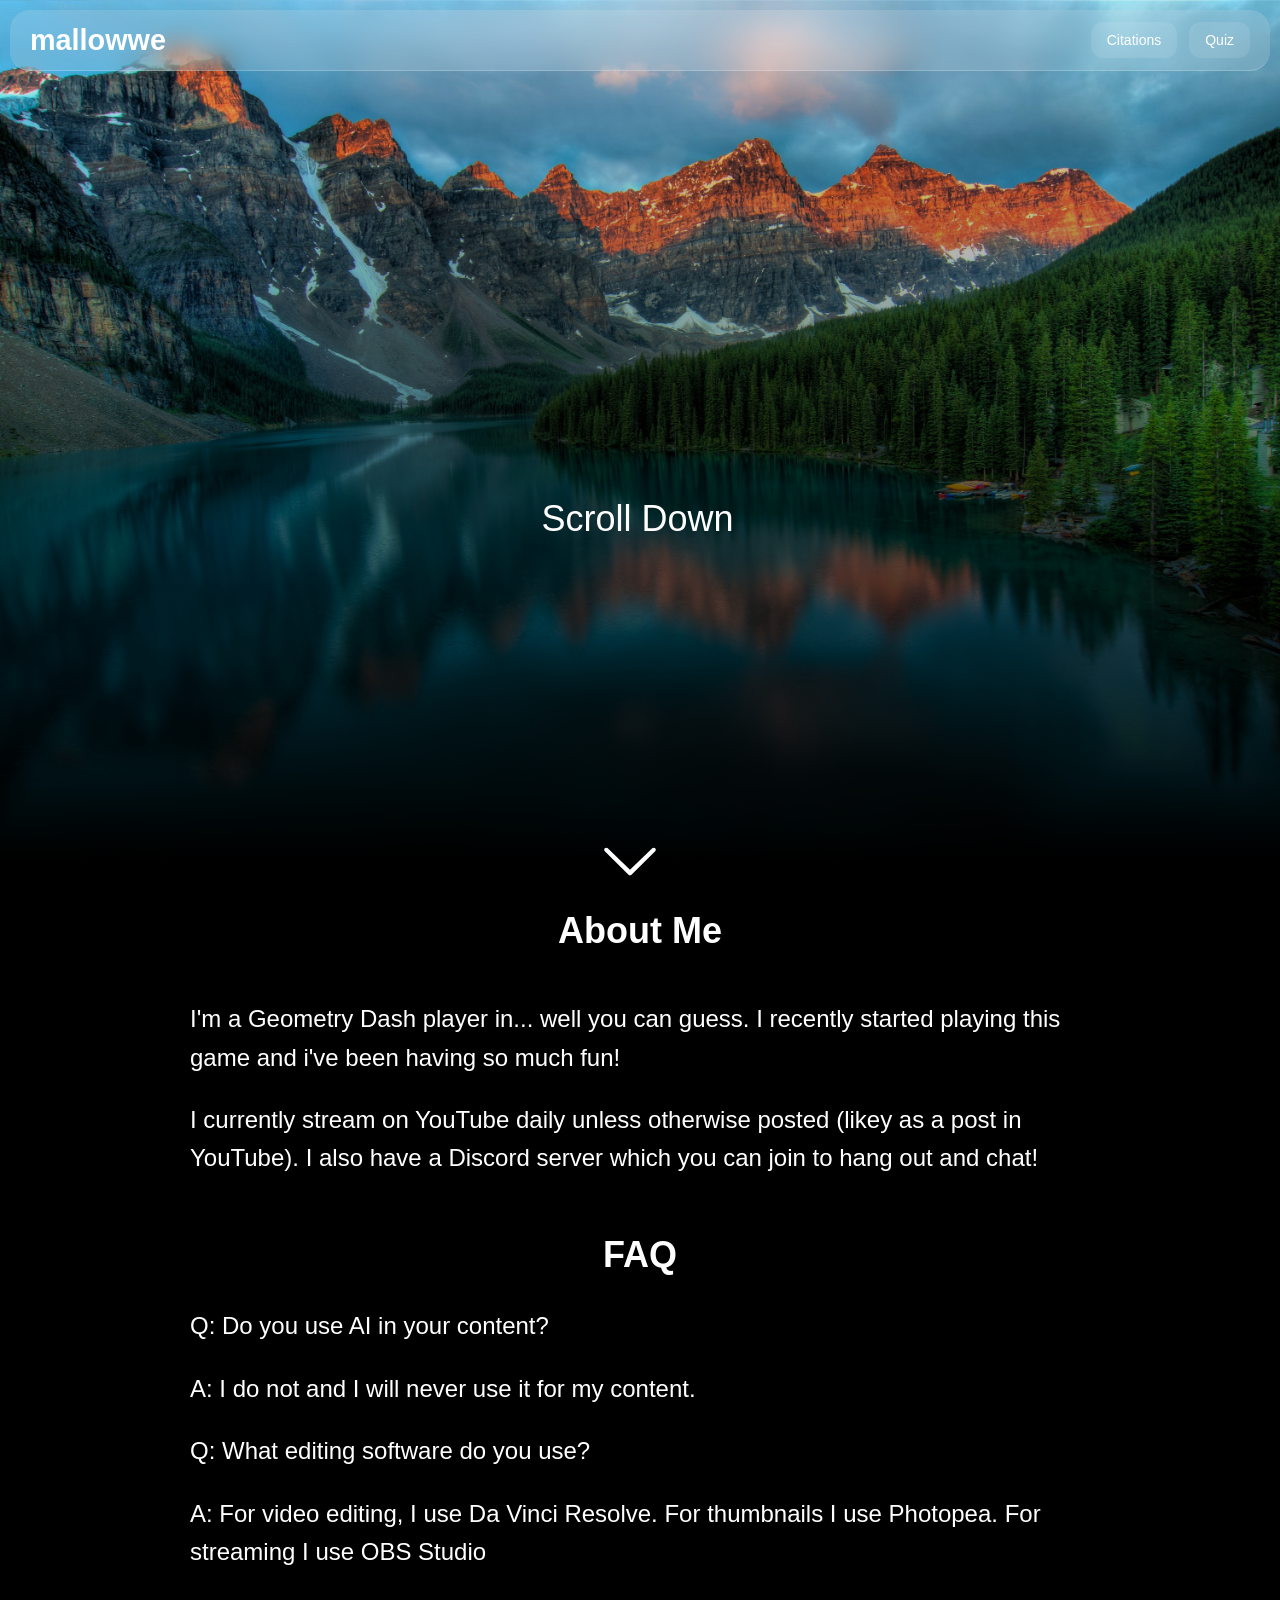
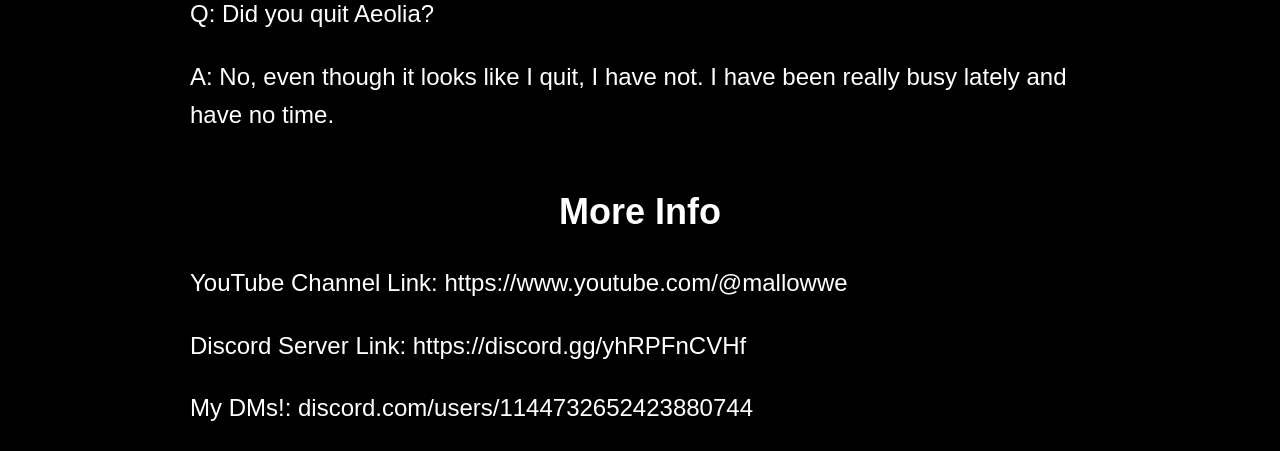
<file: index.html>
<!DOCTYPE html>
<html lang="en">
<head>
  <link rel="stylesheet" href="style.css">
  <link rel="stylesheet" href="navbar.css">
  <link rel="stylesheet" href="arrow.css">
  <link rel="stylesheet" href="text.css">
  <link rel="icon" href="canadaflagfavicon.png" type="image/x-icon">
  <title>mallowwe</title>
  <meta charset="UTF-8" />
  <meta name="viewport" content="width=device-width, initial-scale=1" />
</head>
<body>

<nav>
  <div class="nav-left">
    <h1><a href="index.html" class="logo-link">mallowwe</a></h1>
  </div>

  <div class="nav-right">
    <a href="citations.html" class="icon-btn" aria-label="Citations">Citations</a>
    <a href="quiz.html" class="icon-btn" aria-label="Quiz">Quiz</a>
  </div>
</nav>
<div class="container">
  <div class="mask1">
    <img src="canadalake.jpg" alt="Moraine Lake from distance" class="responsive-img">
  </div>
<div class="bottom">Scroll Down</div>
</div>
<h1 class="title1">About Me</h1>
<div class="division1">
  <p>I'm a Geometry Dash player in... well you can guess. I recently started playing this game and i've been having so much fun!</p>
  <p>I currently stream on YouTube daily unless otherwise posted (likey as a post in YouTube). I also have a Discord server which you can join to hang out and chat! </p>
  <h1 class="title1">FAQ</h1>
  <p>Q: Do you use AI in your content?</p>
  <p>A: I do not and I will never use it for my content.</p>
  <p>Q: What editing software do you use?</p>
  <p>A: For video editing, I use Da Vinci Resolve. For thumbnails I use Photopea. For streaming I use OBS Studio </p>
  <p>Q: Did you quit Aeolia?</p>
  <p>A: No, even though it looks like I quit, I have not. I have been really busy lately and have no time.</p>
  <h1 class="title1">More Info</h1>
  <p>YouTube Channel Link: https://www.youtube.com/@mallowwe </p>
  <p>Discord Server Link: https://discord.gg/yhRPFnCVHf </p>
  <p>My DMs!: discord.com/users/1144732652423880744 </p>
</div>
<a href="" class="scroll-down-link scroll-down-arrow" data-iconfont="ETmodules" data-icon></a>
</body>
</html>
</file>
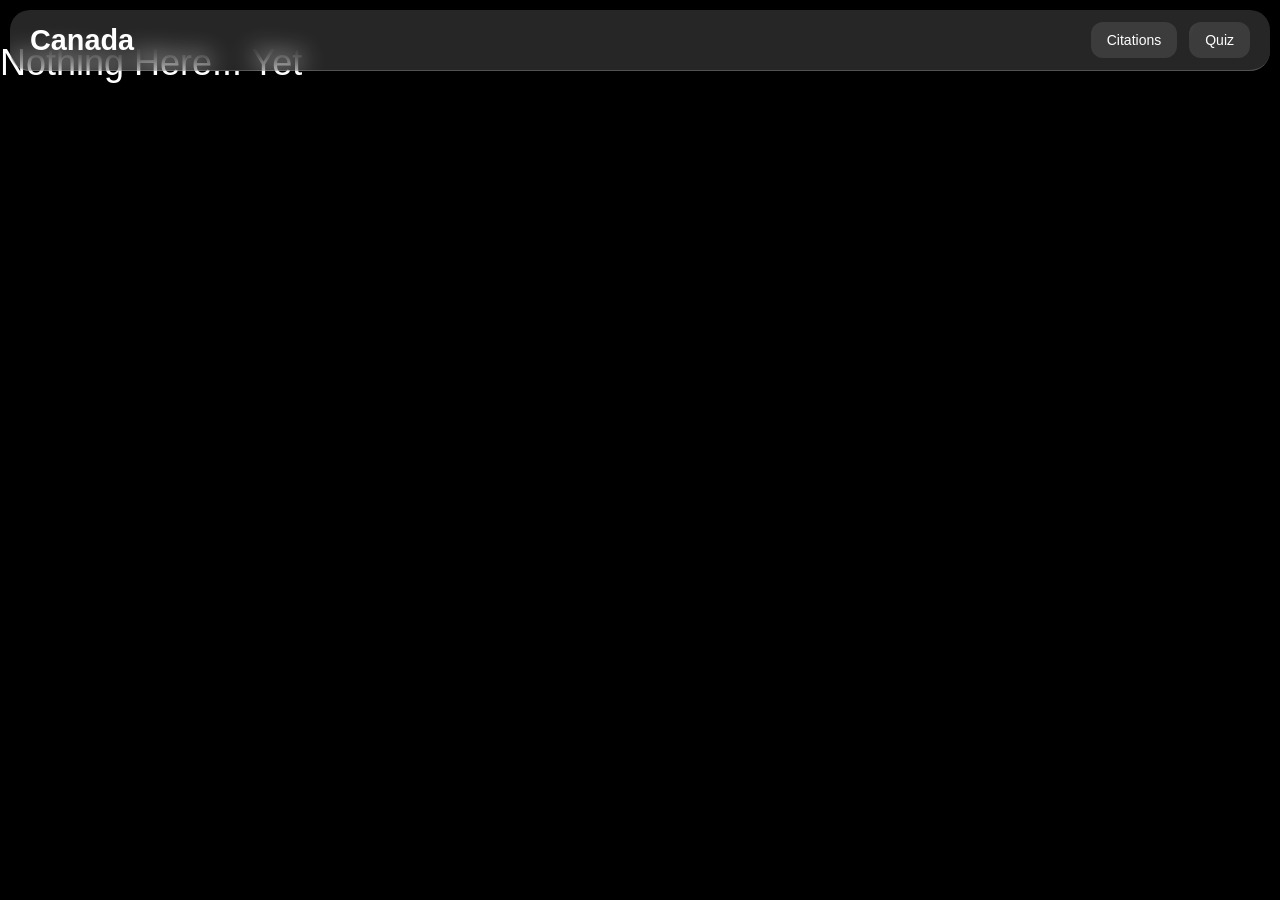
<file: citations.html>
<!DOCTYPE html>
<html lang="en">
<head>
  <meta charset="UTF-8" />
  <title>Citations</title>
  <link rel="stylesheet" href="style.css" />
  <link rel="stylesheet" href="navbar.css" />
  <link rel="icon" href="canadaflagfavicon.png" type="image/x-icon" />
</head>
<body>
  <nav>
    <div class="nav-left">
      <h1><a href="index.html" class="logo-link">Canada</a></h1>
    </div>
    <div class="nav-right">
      <a href="citations.html" class="icon-btn" aria-label="Citations">Citations</a>
      <a href="quiz.html" class="icon-btn" aria-label="Quiz">Quiz</a>
    </div>
  </nav>
<t1>‎</t1>
  <main>
    <t1>Nothing Here... Yet</t1>
  </main>
</body>
</html>
</file>
<file: style.css>
body, html {
  margin: 0;
  padding: 0;
  height: 100%;
  background: black;
  color: white;
  font-family: Tahoma, sans-serif;
  font-size: 150%;
  text-align: left;
}

img {
  max-width: 100%;
  height: auto;
  display: block;
}

.logo-link {
  text-decoration: none;
  color: inherit;
}

nav {
  display: flex;
  justify-content: space-between;
  align-items: center;
  padding: 1rem 2rem;
  flex-wrap: wrap;
  background-color: transparent;
}

.nav-left {
  flex: 1;
}

.nav-right {
  display: flex;
  gap: 12px;
}

.division1 {
  max-width: 900px;
  margin: 2rem auto;
  padding: 0 1rem;
  font-size: 1rem;
  line-height: 1.6;
}

.img1 {
  float: left;
  max-width: 40%;
  margin-right: 1rem;
  margin-bottom: 1rem;
  height: auto;
}

.title1 {
  text-align: center;
  font-size: clamp(1.5rem, 2.5vw, 3rem);
  margin-top: 2rem;
  margin-bottom: 1rem;
}

.division1::after {
  content: "";
  display: table;
  clear: both;
}

.container {
  position: relative;
  text-align: center;
  color: white;
  max-width: 100%;
  overflow: hidden;
}

.mask1 img {
  width: 100%;
  height: auto;
  max-width: 1920px;
  margin: 0 auto;
}

.bottom {
  position: absolute;
  bottom: 10%;
  left: 50%;
  transform: translateX(-50%);
  font-size: 1.5rem;
  padding: 0.5rem 1rem;
  border-radius: 5px;
  white-space: nowrap;
}

@media (max-width: 768px) {
  nav {
    flex-direction: column;
    align-items: flex-start;
    padding: 1rem;
  }

  .nav-right {
    margin-top: 1rem;
    width: 100%;
    justify-content: flex-start;
  }

  .nav-right a {
    display: inline-block;
    margin: 0.25rem 0.5rem 0.25rem 0;
  }

  .img1 {
    float: none;
    display: block;
    margin: 1rem auto;
    max-width: 80%;
  }

  .bottom {
    font-size: 1.2rem;
    bottom: 15%;
  }

  .division1 {
    padding: 0 1rem;
  }
}

.division1 {
  a:link {
  color: rgb(255, 206, 206);
  background-color: transparent;
  text-decoration: none;
}

a:visited {
  color: rgb(255, 132, 153);
  background-color: transparent;
  text-decoration: none;
}

a:hover {
  color: rgb(255, 0, 0);
  background-color: transparent;
  text-decoration: underline;
}

a:active {
  color: yellow;
  background-color: transparent;
  text-decoration: underline;
}
}
</file>
<file: navbar.css>
.mask1 {
  -webkit-mask-image: linear-gradient(black, transparent);
  mask-image: linear-gradient(black, transparent);
}

nav {
  position: fixed;
  top: 10px;
  left: 10px;
  right: 10px;
  height: 60px;
  display: flex;
  align-items: center;
  padding: 0 20px;
  background: rgba(255 255 255 / 0.15);
  backdrop-filter: blur(12px);
  -webkit-backdrop-filter: blur(12px);
  border-bottom: 1px solid rgba(255 255 255 / 0.2);
  z-index: 10;
  border-radius: 20px;
}

nav h1 {
  flex-grow: 1;
  margin: 0;
  font-weight: 600;
  font-size: 1.2rem;
}

.icon-btn {
  background: rgba(255 255 255 / 0.1);
  border: none;
  padding: 10px 16px;
  border-radius: 12px;
  display: inline-flex;
  align-items: center;
  justify-content: center;
  cursor: pointer;
  position: relative;
  overflow: hidden;
  font-size: 14px;
  font-weight: 500;
  color: white;
  transition: background 0.3s ease;
  text-decoration: none;
}

.icon-btn:hover {
  background: rgba(255 255 255 / 0.2);
}

.icon-btn svg {
  pointer-events: none;
}

.icon-btn::before {
  content: "";
  position: absolute;
  top: -50%;
  left: -75%;
  width: 50%;
  height: 200%;
  background: linear-gradient(
    120deg,
    rgba(255 255 255 / 0) 0%,
    rgba(255 255 255 / 0.3) 50%,
    rgba(255 255 255 / 0) 100%
  );
  transform: rotate(25deg);
  filter: blur(8px);
  opacity: 0.6;
  animation: shine-move 3s linear infinite;
  pointer-events: none;
}

@keyframes shine-move {
  0% {
    left: -75%;
  }
  100% {
    left: 125%;
  }
}
</file>
<file: arrow.css>
html body {
  background:#000;
}
.scroll-down-arrow {
  background-image: url([data-uri]);
  background-size: contain;
  background-repeat: no-repeat;
}

.scroll-down-link {
  position: absolute;
  z-index: 100;
  cursor:pointer;
  height: 60px;
  width: 80px;
  margin: 0px 0 0 -40px;
  line-height: 60px;
  left: 50%;
  bottom: 10px;
  color: #FFF;
  text-align: center;
  font-size: 70px;
  text-decoration: none;
  text-shadow: 0px 0px 3px rgba(0, 0, 0, 0.4);
  -webkit-animation: fade_move_down 2s ease-in-out infinite;
  -moz-animation:    fade_move_down 2s ease-in-out infinite;
  animation:         fade_move_down 2s ease-in-out infinite;
}

@-webkit-keyframes fade_move_down {
  0%   { -webkit-transform:translate(0,-20px); opacity: 0;  }
  50%  { opacity: 1;  }
  100% { -webkit-transform:translate(0,20px); opacity: 0; }
}
@-moz-keyframes fade_move_down {
  0%   { -moz-transform:translate(0,-20px); opacity: 0;  }
  50%  { opacity: 1;  }
  100% { -moz-transform:translate(0,20px); opacity: 0; }
}
@keyframes fade_move_down {
  0%   { transform:translate(0,-20px); opacity: 0;  }
  50%  { opacity: 1;  }
  100% { transform:translate(0,20px); opacity: 0; }
}
</file>
<file: text.css>
.container {
  position: relative;
  text-align: center;
  color: white;
}
@keyframes float {
  0%, 100% {
    transform: translateX(-50%) translateY(0);
  }
  50% {
    transform: translateX(-50%) translateY(-10px);
  }
}

.bottom {
  position: absolute;
  bottom: 36%;
  left: 49.8%;
  transform: translateX(-50%);
  animation: float 2s ease-in-out infinite;
}
</file>
